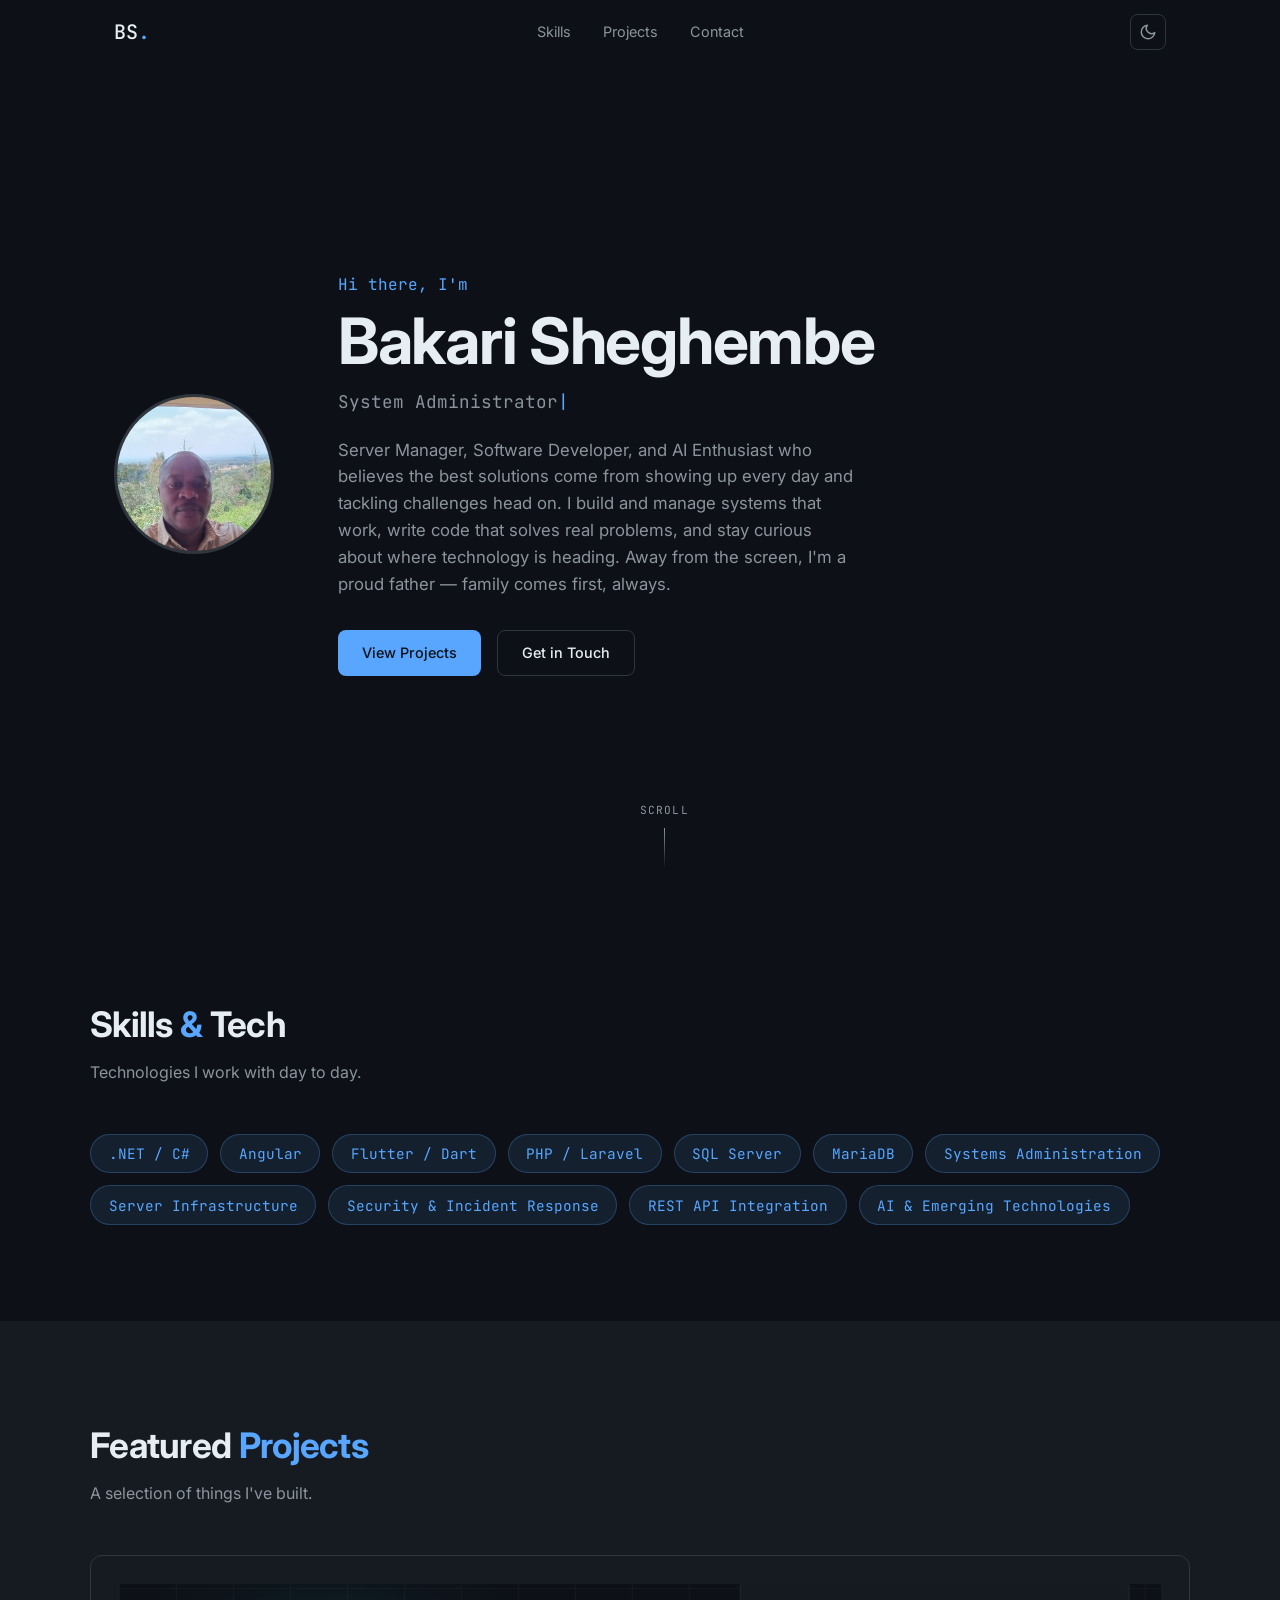
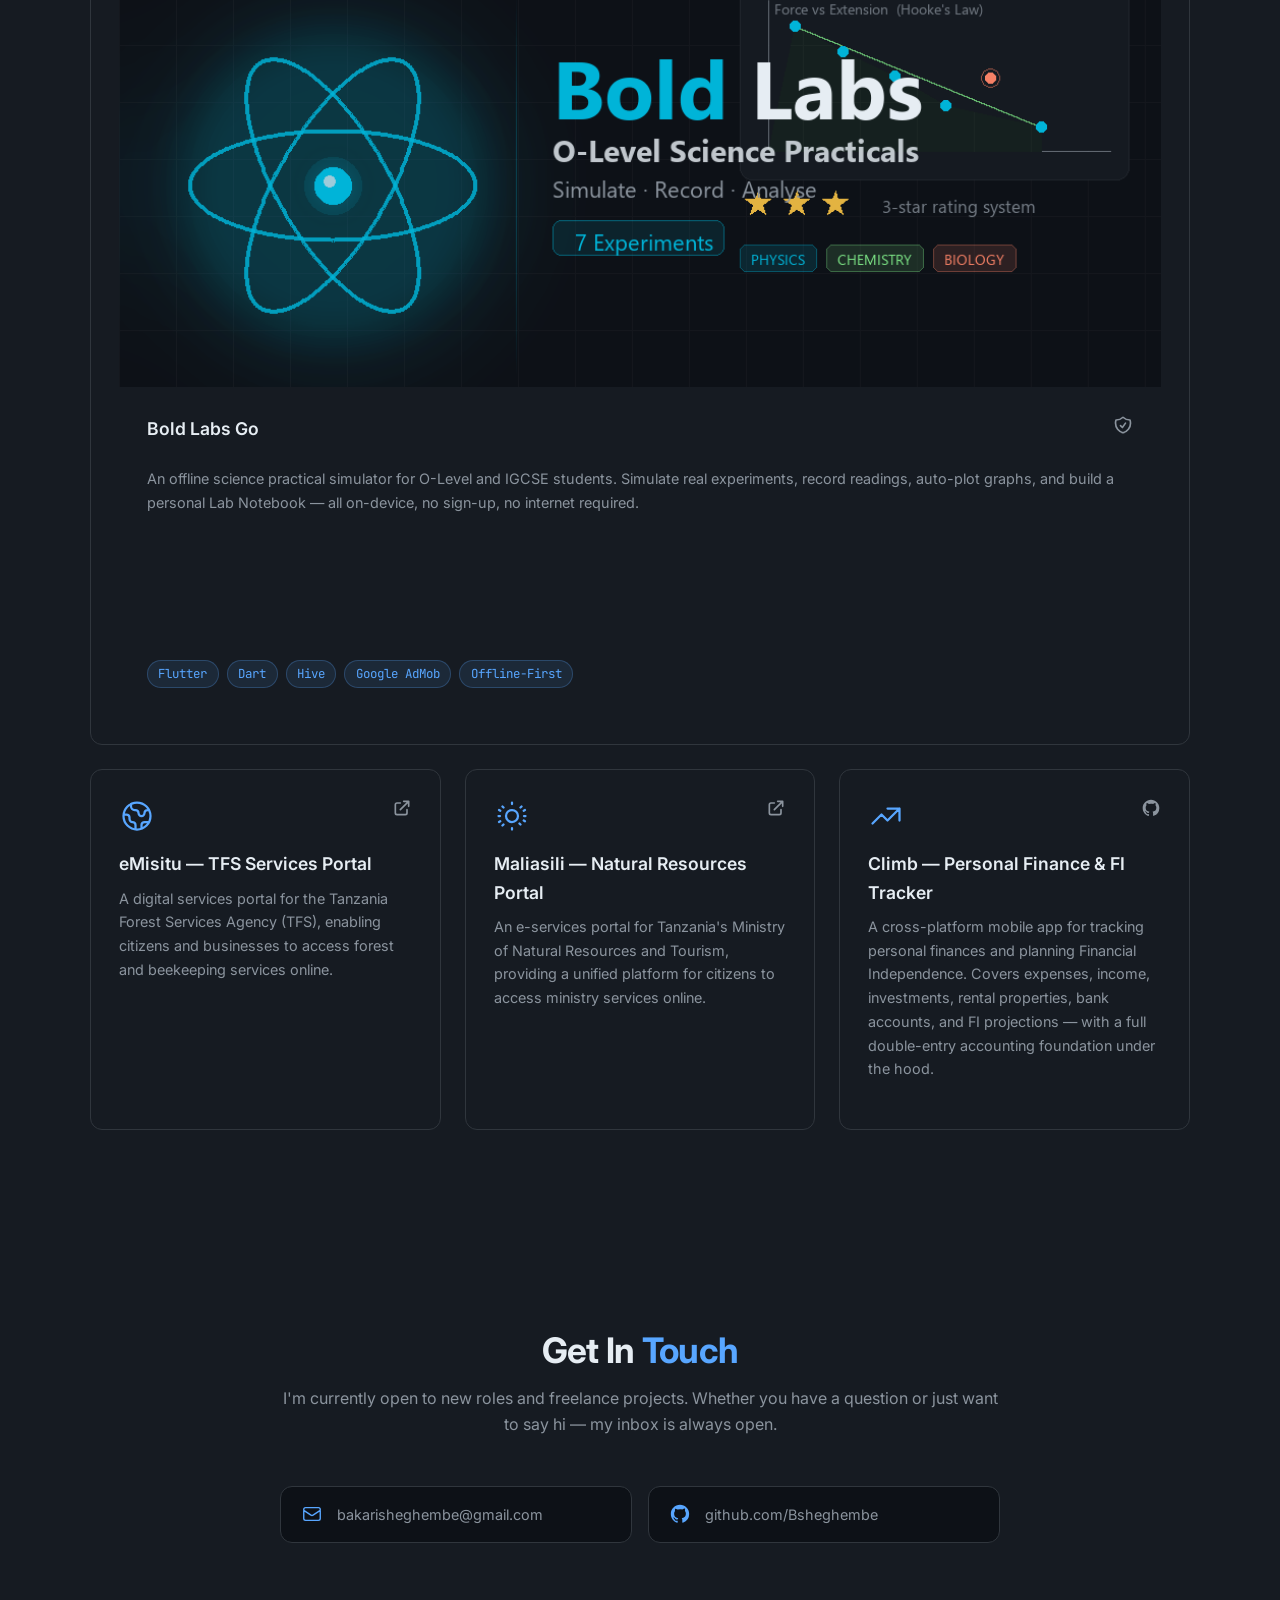
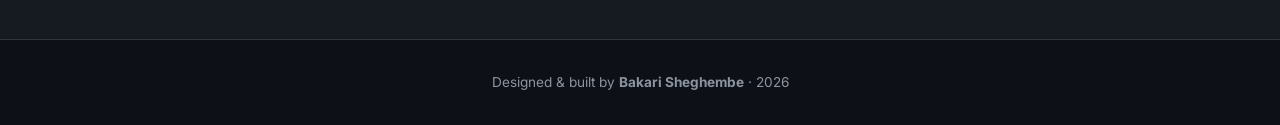
<file: index.html>
<!DOCTYPE html>
<html lang="en">
<head>
  <meta charset="UTF-8" />
  <meta name="viewport" content="width=device-width, initial-scale=1.0" />
  <title>Bakari Sheghembe — System Administrator &amp; Software Developer</title>
  <link rel="stylesheet" href="style.css" />
  <link rel="preconnect" href="https://fonts.googleapis.com" />
  <link href="https://fonts.googleapis.com/css2?family=Inter:wght@300;400;500;600;700&family=JetBrains+Mono:wght@400;500&display=swap" rel="stylesheet" />
</head>
<body>

  <!-- ─── NAV ─────────────────────────────────────────── -->
  <nav class="nav" id="nav">
    <div class="nav-inner">
      <a href="#hero" class="nav-logo">BS<span class="accent">.</span></a>
      <ul class="nav-links">
        <li><a href="#skills">Skills</a></li>
        <li><a href="#projects">Projects</a></li>
        <li><a href="#contact">Contact</a></li>
      </ul>
      <div class="nav-controls">
        <button class="theme-toggle" id="themeToggle" aria-label="Toggle theme">
          <!-- moon = dark mode active -->
          <svg class="icon-moon" viewBox="0 0 24 24" fill="none" stroke="currentColor" stroke-width="2"><path stroke-linecap="round" stroke-linejoin="round" d="M21 12.79A9 9 0 1111.21 3 7 7 0 0021 12.79z"/></svg>
          <!-- sun = light mode active -->
          <svg class="icon-sun" viewBox="0 0 24 24" fill="none" stroke="currentColor" stroke-width="2"><circle cx="12" cy="12" r="5"/><path stroke-linecap="round" d="M12 1v2M12 21v2M4.22 4.22l1.42 1.42M18.36 18.36l1.42 1.42M1 12h2M21 12h2M4.22 19.78l1.42-1.42M18.36 5.64l1.42-1.42"/></svg>
        </button>
        <button class="nav-toggle" id="navToggle" aria-label="Toggle menu">
          <span></span><span></span><span></span>
        </button>
      </div>
    </div>
  </nav>

  <!-- ─── HERO ─────────────────────────────────────────── -->
  <section class="hero" id="hero">
    <div class="hero-inner">
      <div class="hero-avatar">
        <img src="avatar.jpg" alt="Bakari Sheghembe" id="avatarImg" />
        <div class="avatar-fallback" id="avatarFallback">BS</div>
      </div>
      <div class="hero-content">
        <p class="hero-greeting">Hi there, I'm</p>
        <h1 class="hero-name">Bakari Sheghembe</h1>
        <p class="hero-title">
          <span class="type-cursor" id="typedText"></span>
        </p>
        <p class="hero-bio">
          Server Manager, Software Developer, and AI Enthusiast who believes the best solutions
          come from showing up every day and tackling challenges head on. I build and manage
          systems that work, write code that solves real problems, and stay curious about where
          technology is heading. Away from the screen, I'm a proud father — family comes first, always.
        </p>
        <div class="hero-cta">
          <a href="#projects" class="btn btn-primary">View Projects</a>
          <a href="#contact" class="btn btn-outline">Get in Touch</a>
        </div>
      </div>
    </div>
    <div class="hero-scroll-hint">
      <span>scroll</span>
      <div class="scroll-line"></div>
    </div>
  </section>

  <!-- ─── SKILLS ────────────────────────────────────────── -->
  <section class="section" id="skills">
    <div class="container">
      <h2 class="section-title">Skills <span class="accent">&amp;</span> Tech</h2>
      <p class="section-sub">Technologies I work with day to day.</p>

      <div class="skill-tags skills-core">
        <span class="tag">.NET / C#</span>
        <span class="tag">Angular</span>
        <span class="tag">Flutter / Dart</span>
        <span class="tag">PHP / Laravel</span>
        <span class="tag">SQL Server</span>
        <span class="tag">MariaDB</span>
        <span class="tag">Systems Administration</span>
        <span class="tag">Server Infrastructure</span>
        <span class="tag">Security &amp; Incident Response</span>
        <span class="tag">REST API Integration</span>
        <span class="tag">AI &amp; Emerging Technologies</span>
      </div>
    </div>
  </section>

  <!-- ─── PROJECTS ──────────────────────────────────────── -->
  <section class="section section-alt" id="projects">
    <div class="container">
      <h2 class="section-title">Featured <span class="accent">Projects</span></h2>
      <p class="section-sub">A selection of things I've built.</p>

      <div class="projects-grid">

        <!-- Bold Labs Go — featured full-width card -->
        <article class="project-card project-card-featured">
          <div class="project-featured-banner">
            <img src="feature_graphic.png" alt="Bold Labs Go — Science Practicals. Simplified." />
          </div>
          <div class="project-featured-body">
            <div class="project-card-header">
              <h3 class="project-title">Bold Labs Go</h3>
              <div class="project-links">
                <a href="privacy_policy.html" title="Privacy Policy" class="icon-link">
                  <svg viewBox="0 0 24 24" fill="none" stroke="currentColor" stroke-width="2"><path stroke-linecap="round" stroke-linejoin="round" d="M9 12.75L11.25 15 15 9.75m-3-7.036A11.959 11.959 0 013.598 6 11.99 11.99 0 003 9.749c0 5.592 3.824 10.29 9 11.623 5.176-1.332 9-6.03 9-11.622 0-1.31-.21-2.571-.598-3.751h-.152c-3.196 0-6.1-1.248-8.25-3.285z"/></svg>
                </a>
              </div>
            </div>
            <p class="project-desc">
              An offline science practical simulator for O-Level and IGCSE students.
              Simulate real experiments, record readings, auto-plot graphs, and build a
              personal Lab Notebook — all on-device, no sign-up, no internet required.
            </p>
            <div class="skill-tags" style="margin-top:1.25rem">
              <span class="tag tag-sm">Flutter</span>
              <span class="tag tag-sm">Dart</span>
              <span class="tag tag-sm">Hive</span>
              <span class="tag tag-sm">Google AdMob</span>
              <span class="tag tag-sm">Offline-First</span>
            </div>
          </div>
        </article>

        <article class="project-card">
          <div class="project-card-header">
            <svg class="project-icon" viewBox="0 0 24 24" fill="none" stroke="currentColor" stroke-width="1.5"><path stroke-linecap="round" stroke-linejoin="round" d="M3.055 11H5a2 2 0 012 2v1a2 2 0 002 2 2 2 0 012 2v2.945M8 3.935V5.5A2.5 2.5 0 0010.5 8h.5a2 2 0 012 2 2 2 0 104 0 2 2 0 012-2h1.064M15 20.488V18a2 2 0 012-2h3.064M21 12a9 9 0 11-18 0 9 9 0 0118 0z"/></svg>
            <div class="project-links">
              <a href="https://emisitu.tfs.go.tz" target="_blank" rel="noopener" title="Live Site" class="icon-link">
                <svg viewBox="0 0 24 24" fill="none" stroke="currentColor" stroke-width="2"><path stroke-linecap="round" stroke-linejoin="round" d="M10 6H6a2 2 0 00-2 2v10a2 2 0 002 2h10a2 2 0 002-2v-4M14 4h6m0 0v6m0-6L10 14"/></svg>
              </a>
            </div>
          </div>
          <h3 class="project-title">eMisitu — TFS Services Portal</h3>
          <p class="project-desc">
            A digital services portal for the Tanzania Forest Services Agency (TFS), enabling
            citizens and businesses to access forest and beekeeping services online.
          </p>
        </article>

        <article class="project-card">
          <div class="project-card-header">
            <svg class="project-icon" viewBox="0 0 24 24" fill="none" stroke="currentColor" stroke-width="1.5"><path stroke-linecap="round" stroke-linejoin="round" d="M12 3v1m0 16v1m8.66-13l-.866.5M4.206 15.5l-.866.5M20.66 15.5l-.866-.5M4.206 8.5l-.866-.5M21 12h-1M4 12H3m15.364-6.364l-.707.707M6.343 17.657l-.707.707M17.657 17.657l-.707-.707M6.343 6.343l-.707-.707"/><circle cx="12" cy="12" r="4"/></svg>
            <div class="project-links">
              <a href="https://portal.maliasili.go.tz" target="_blank" rel="noopener" title="Live Site" class="icon-link">
                <svg viewBox="0 0 24 24" fill="none" stroke="currentColor" stroke-width="2"><path stroke-linecap="round" stroke-linejoin="round" d="M10 6H6a2 2 0 00-2 2v10a2 2 0 002 2h10a2 2 0 002-2v-4M14 4h6m0 0v6m0-6L10 14"/></svg>
              </a>
            </div>
          </div>
          <h3 class="project-title">Maliasili — Natural Resources Portal</h3>
          <p class="project-desc">
            An e-services portal for Tanzania's Ministry of Natural Resources and Tourism,
            providing a unified platform for citizens to access ministry services online.
          </p>
        </article>

        <article class="project-card">
          <div class="project-card-header">
            <svg class="project-icon" viewBox="0 0 24 24" fill="none" stroke="currentColor" stroke-width="1.5"><path stroke-linecap="round" stroke-linejoin="round" d="M13 7h8m0 0v8m0-8l-8 8-4-4-6 6"/></svg>
            <div class="project-links">
              <a href="https://github.com/Bsheghembe" target="_blank" rel="noopener" title="GitHub" class="icon-link">
                <svg viewBox="0 0 24 24" fill="currentColor"><path d="M12 2C6.48 2 2 6.48 2 12c0 4.42 2.87 8.17 6.84 9.49.5.09.68-.22.68-.48l-.01-1.7c-2.78.6-3.37-1.34-3.37-1.34-.45-1.16-1.11-1.47-1.11-1.47-.91-.62.07-.61.07-.61 1 .07 1.53 1.03 1.53 1.03.9 1.52 2.34 1.08 2.91.83.09-.65.35-1.08.63-1.33-2.22-.25-4.56-1.11-4.56-4.94 0-1.09.39-1.98 1.03-2.68-.1-.25-.45-1.27.1-2.64 0 0 .84-.27 2.75 1.02A9.56 9.56 0 0112 6.8c.85.004 1.71.115 2.51.337 1.91-1.29 2.75-1.02 2.75-1.02.55 1.37.2 2.39.1 2.64.64.7 1.03 1.59 1.03 2.68 0 3.84-2.34 4.68-4.57 4.93.36.31.68.92.68 1.85l-.01 2.74c0 .27.18.58.69.48A10.01 10.01 0 0022 12c0-5.52-4.48-10-10-10z"/></svg>
              </a>
            </div>
          </div>
          <h3 class="project-title">Climb — Personal Finance &amp; FI Tracker</h3>
          <p class="project-desc">
            A cross-platform mobile app for tracking personal finances and planning Financial
            Independence. Covers expenses, income, investments, rental properties, bank accounts,
            and FI projections — with a full double-entry accounting foundation under the hood.
          </p>
        </article>

      </div>
    </div>
  </section>


  <!-- ─── CONTACT ───────────────────────────────────────── -->
  <section class="section section-alt" id="contact">
    <div class="container container-narrow">
      <h2 class="section-title">Get In <span class="accent">Touch</span></h2>
      <p class="section-sub">
        I'm currently open to new roles and freelance projects.
        Whether you have a question or just want to say hi — my inbox is always open.
      </p>

      <div class="contact-links">
        <a href="mailto:bakarisheghembe@gmail.com" class="contact-card">
          <svg viewBox="0 0 24 24" fill="none" stroke="currentColor" stroke-width="1.5"><path stroke-linecap="round" stroke-linejoin="round" d="M3 8l7.89 5.26a2 2 0 002.22 0L21 8M5 19h14a2 2 0 002-2V7a2 2 0 00-2-2H5a2 2 0 00-2 2v10a2 2 0 002 2z"/></svg>
          <span>bakarisheghembe@gmail.com</span>
        </a>
        <a href="https://github.com/Bsheghembe" target="_blank" rel="noopener" class="contact-card">
          <svg viewBox="0 0 24 24" fill="currentColor"><path d="M12 2C6.48 2 2 6.48 2 12c0 4.42 2.87 8.17 6.84 9.49.5.09.68-.22.68-.48l-.01-1.7c-2.78.6-3.37-1.34-3.37-1.34-.45-1.16-1.11-1.47-1.11-1.47-.91-.62.07-.61.07-.61 1 .07 1.53 1.03 1.53 1.03.9 1.52 2.34 1.08 2.91.83.09-.65.35-1.08.63-1.33-2.22-.25-4.56-1.11-4.56-4.94 0-1.09.39-1.98 1.03-2.68-.1-.25-.45-1.27.1-2.64 0 0 .84-.27 2.75 1.02A9.56 9.56 0 0112 6.8c.85.004 1.71.115 2.51.337 1.91-1.29 2.75-1.02 2.75-1.02.55 1.37.2 2.39.1 2.64.64.7 1.03 1.59 1.03 2.68 0 3.84-2.34 4.68-4.57 4.93.36.31.68.92.68 1.85l-.01 2.74c0 .27.18.58.69.48A10.01 10.01 0 0022 12c0-5.52-4.48-10-10-10z"/></svg>
          <span>github.com/Bsheghembe</span>
        </a>
      </div>
    </div>
  </section>

  <!-- ─── FOOTER ────────────────────────────────────────── -->
  <footer class="footer">
    <p>Designed &amp; built by <strong>Bakari Sheghembe</strong> · <span id="year"></span></p>
  </footer>

  <script src="script.js"></script>
</body>
</html>
</file>
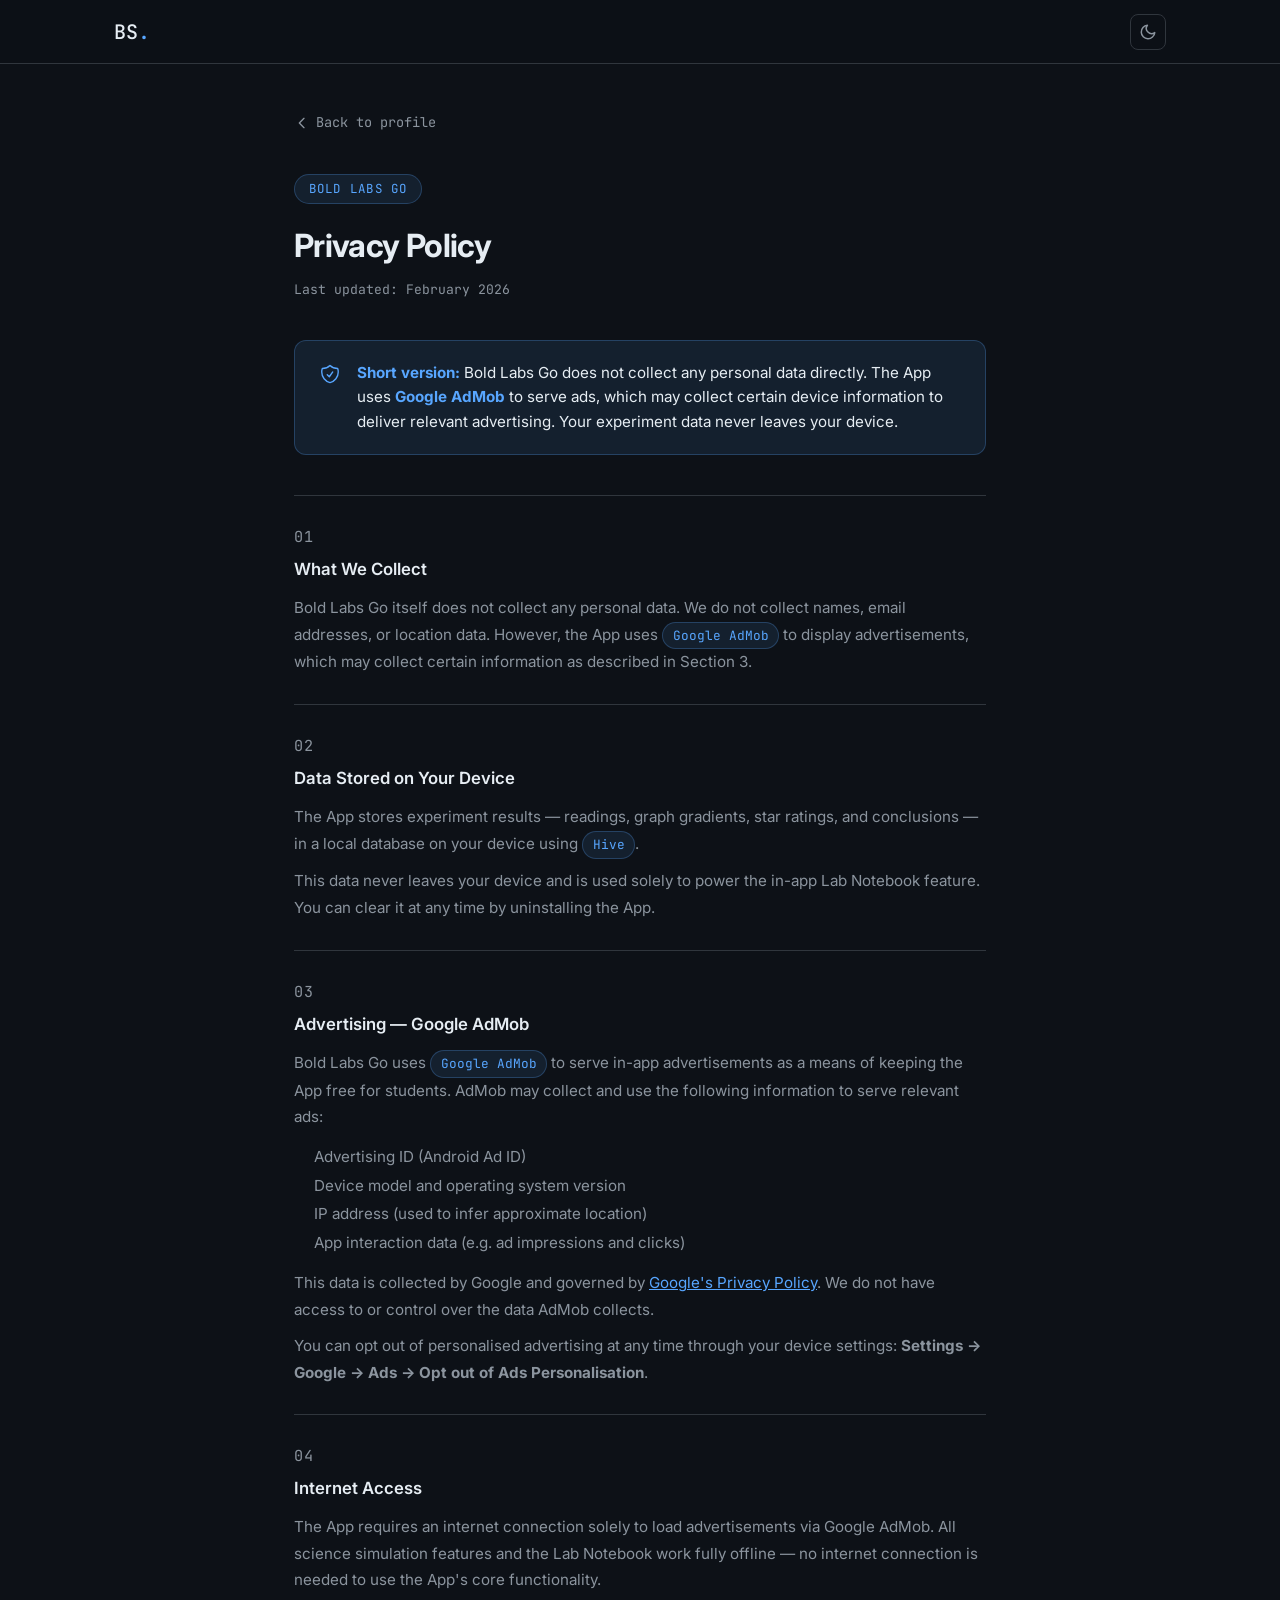
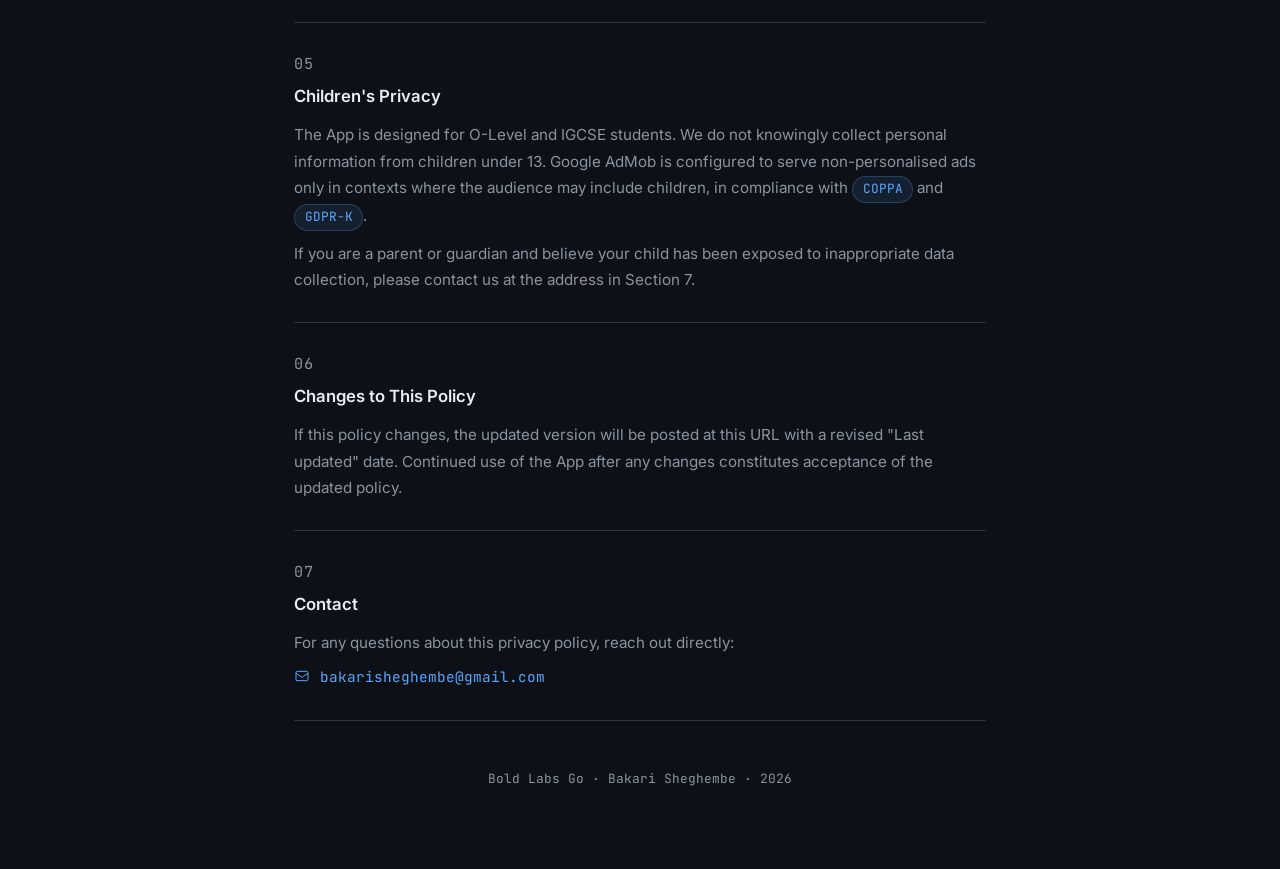
<file: privacy_policy.html>
<!DOCTYPE html>
<html lang="en">
<head>
  <meta charset="UTF-8" />
  <meta name="viewport" content="width=device-width, initial-scale=1.0" />
  <title>Bold Labs Go — Privacy Policy</title>
  <link rel="stylesheet" href="style.css" />
  <link rel="preconnect" href="https://fonts.googleapis.com" />
  <link href="https://fonts.googleapis.com/css2?family=Inter:wght@300;400;500;600;700&family=JetBrains+Mono:wght@400;500&display=swap" rel="stylesheet" />
  <style>
    /* ─── PRIVACY PAGE LAYOUT ───────────────────────────── */
    .pp-wrap {
      max-width: 740px;
      margin: 0 auto;
      padding: calc(var(--nav-h) + 3rem) 1.5rem 5rem;
    }

    /* back link */
    .pp-back {
      display: inline-flex;
      align-items: center;
      gap: 0.4rem;
      font-size: 0.85rem;
      font-family: var(--mono);
      color: var(--muted);
      margin-bottom: 2.5rem;
      transition: color 0.2s;
    }
    .pp-back:hover { color: var(--accent); }
    .pp-back svg { width: 16px; height: 16px; }

    /* header */
    .pp-header { margin-bottom: 2.5rem; }
    .pp-app-label {
      display: inline-block;
      font-family: var(--mono);
      font-size: 0.78rem;
      text-transform: uppercase;
      letter-spacing: 0.1em;
      color: var(--accent);
      background: var(--tag-bg);
      border: 1px solid var(--tag-border);
      border-radius: 20px;
      padding: 0.25rem 0.85rem;
      margin-bottom: 1rem;
    }
    .pp-title {
      font-size: clamp(1.6rem, 4vw, 2rem);
      font-weight: 700;
      letter-spacing: -0.02em;
      margin-bottom: 0.5rem;
    }
    .pp-date {
      font-family: var(--mono);
      font-size: 0.82rem;
      color: var(--muted);
    }

    /* summary banner */
    .pp-summary {
      background: var(--tag-bg);
      border: 1px solid var(--tag-border);
      border-radius: var(--radius-lg);
      padding: 1.25rem 1.5rem;
      margin-bottom: 2.5rem;
      display: flex;
      gap: 1rem;
      align-items: flex-start;
    }
    .pp-summary svg { width: 22px; height: 22px; color: var(--accent); flex-shrink: 0; margin-top: 2px; }
    .pp-summary p { font-size: 0.95rem; color: var(--text); line-height: 1.6; }
    .pp-summary strong { color: var(--accent); }

    /* sections */
    .pp-section {
      border-top: 1px solid var(--border);
      padding: 1.75rem 0;
    }
    .pp-section:last-of-type { border-bottom: 1px solid var(--border); }
    .pp-section-num {
      font-family: var(--mono);
      font-size: 0.75rem;
      color: var(--accent);
      letter-spacing: 0.08em;
      margin-bottom: 0.35rem;
    }
    .pp-section h2 {
      font-size: 1.05rem;
      font-weight: 600;
      margin-bottom: 0.75rem;
    }
    .pp-section p {
      color: var(--muted);
      font-size: 0.95rem;
      line-height: 1.75;
    }
    .pp-section p + p { margin-top: 0.6rem; }

    /* highlight pill inside text */
    .pill {
      display: inline-block;
      background: var(--tag-bg);
      color: var(--accent);
      border: 1px solid var(--tag-border);
      border-radius: 20px;
      font-family: var(--mono);
      font-size: 0.8rem;
      padding: 0.1rem 0.6rem;
    }

    /* contact card */
    .pp-contact {
      display: inline-flex;
      align-items: center;
      gap: 0.6rem;
      margin-top: 0.5rem;
      color: var(--accent);
      font-family: var(--mono);
      font-size: 0.9rem;
      transition: opacity 0.2s;
    }
    .pp-contact:hover { opacity: 0.75; }
    .pp-contact svg { width: 16px; height: 16px; }

    /* footer note */
    .pp-footer-note {
      text-align: center;
      margin-top: 3rem;
      font-size: 0.8rem;
      color: var(--muted);
      font-family: var(--mono);
    }
  </style>
</head>
<body>

  <!-- ─── NAV ─────────────────────────────────────────── -->
  <nav class="nav scrolled" id="nav">
    <div class="nav-inner">
      <a href="index.html" class="nav-logo">BS<span class="accent">.</span></a>
      <ul class="nav-links"></ul>
      <div class="nav-controls">
        <button class="theme-toggle" id="themeToggle" aria-label="Toggle theme">
          <svg class="icon-moon" viewBox="0 0 24 24" fill="none" stroke="currentColor" stroke-width="2"><path stroke-linecap="round" stroke-linejoin="round" d="M21 12.79A9 9 0 1111.21 3 7 7 0 0021 12.79z"/></svg>
          <svg class="icon-sun"  viewBox="0 0 24 24" fill="none" stroke="currentColor" stroke-width="2"><circle cx="12" cy="12" r="5"/><path stroke-linecap="round" d="M12 1v2M12 21v2M4.22 4.22l1.42 1.42M18.36 18.36l1.42 1.42M1 12h2M21 12h2M4.22 19.78l1.42-1.42M18.36 5.64l1.42-1.42"/></svg>
        </button>
      </div>
    </div>
  </nav>

  <!-- ─── CONTENT ──────────────────────────────────────── -->
  <main class="pp-wrap">

    <a href="index.html" class="pp-back">
      <svg viewBox="0 0 24 24" fill="none" stroke="currentColor" stroke-width="2"><path stroke-linecap="round" stroke-linejoin="round" d="M15 19l-7-7 7-7"/></svg>
      Back to profile
    </a>

    <header class="pp-header">
      <span class="pp-app-label">Bold Labs Go</span>
      <h1 class="pp-title">Privacy Policy</h1>
      <p class="pp-date">Last updated: February 2026</p>
    </header>

    <!-- TL;DR banner -->
    <div class="pp-summary">
      <svg viewBox="0 0 24 24" fill="none" stroke="currentColor" stroke-width="1.5"><path stroke-linecap="round" stroke-linejoin="round" d="M9 12.75L11.25 15 15 9.75m-3-7.036A11.959 11.959 0 013.598 6 11.99 11.99 0 003 9.749c0 5.592 3.824 10.29 9 11.623 5.176-1.332 9-6.03 9-11.622 0-1.31-.21-2.571-.598-3.751h-.152c-3.196 0-6.1-1.248-8.25-3.285z"/></svg>
      <p><strong>Short version:</strong> Bold Labs Go does not collect any personal data directly. The App uses <strong>Google AdMob</strong> to serve ads, which may collect certain device information to deliver relevant advertising. Your experiment data never leaves your device.</p>
    </div>

    <!-- Sections -->
    <div class="pp-section">
      <p class="pp-section-num">01</p>
      <h2>What We Collect</h2>
      <p>
        Bold Labs Go itself does not collect any personal data. We do not collect names,
        email addresses, or location data. However, the App uses
        <span class="pill">Google AdMob</span> to display advertisements, which may
        collect certain information as described in Section 3.
      </p>
    </div>

    <div class="pp-section">
      <p class="pp-section-num">02</p>
      <h2>Data Stored on Your Device</h2>
      <p>
        The App stores experiment results — readings, graph gradients, star ratings,
        and conclusions — in a local database on your device using <span class="pill">Hive</span>.
      </p>
      <p>
        This data never leaves your device and is used solely to power the
        in-app Lab Notebook feature. You can clear it at any time by uninstalling the App.
      </p>
    </div>

    <div class="pp-section">
      <p class="pp-section-num">03</p>
      <h2>Advertising — Google AdMob</h2>
      <p>
        Bold Labs Go uses <span class="pill">Google AdMob</span> to serve in-app advertisements
        as a means of keeping the App free for students. AdMob may collect and use the
        following information to serve relevant ads:
      </p>
      <ul style="margin: 0.75rem 0 0.75rem 1.25rem; color: var(--muted); font-size: 0.95rem; line-height: 1.9;">
        <li>Advertising ID (Android Ad ID)</li>
        <li>Device model and operating system version</li>
        <li>IP address (used to infer approximate location)</li>
        <li>App interaction data (e.g. ad impressions and clicks)</li>
      </ul>
      <p>
        This data is collected by Google and governed by
        <a href="https://policies.google.com/privacy" target="_blank" rel="noopener"
           style="color: var(--accent); text-decoration: underline;">Google's Privacy Policy</a>.
        We do not have access to or control over the data AdMob collects.
      </p>
      <p>
        You can opt out of personalised advertising at any time through your device settings:
        <strong>Settings → Google → Ads → Opt out of Ads Personalisation</strong>.
      </p>
    </div>

    <div class="pp-section">
      <p class="pp-section-num">04</p>
      <h2>Internet Access</h2>
      <p>
        The App requires an internet connection solely to load advertisements via Google AdMob.
        All science simulation features and the Lab Notebook work fully offline —
        no internet connection is needed to use the App's core functionality.
      </p>
    </div>

    <div class="pp-section">
      <p class="pp-section-num">05</p>
      <h2>Children's Privacy</h2>
      <p>
        The App is designed for O-Level and IGCSE students. We do not knowingly collect
        personal information from children under 13. Google AdMob is configured to serve
        non-personalised ads only in contexts where the audience may include children,
        in compliance with <span class="pill">COPPA</span> and <span class="pill">GDPR-K</span>.
      </p>
      <p>
        If you are a parent or guardian and believe your child has been exposed to
        inappropriate data collection, please contact us at the address in Section 7.
      </p>
    </div>

    <div class="pp-section">
      <p class="pp-section-num">06</p>
      <h2>Changes to This Policy</h2>
      <p>
        If this policy changes, the updated version will be posted at this URL with
        a revised "Last updated" date. Continued use of the App after any changes
        constitutes acceptance of the updated policy.
      </p>
    </div>

    <div class="pp-section">
      <p class="pp-section-num">07</p>
      <h2>Contact</h2>
      <p>For any questions about this privacy policy, reach out directly:</p>
      <a href="mailto:bakarisheghembe@gmail.com" class="pp-contact">
        <svg viewBox="0 0 24 24" fill="none" stroke="currentColor" stroke-width="1.5"><path stroke-linecap="round" stroke-linejoin="round" d="M3 8l7.89 5.26a2 2 0 002.22 0L21 8M5 19h14a2 2 0 002-2V7a2 2 0 00-2-2H5a2 2 0 00-2 2v10a2 2 0 002 2z"/></svg>
        bakarisheghembe@gmail.com
      </a>
    </div>

    <p class="pp-footer-note">
      Bold Labs Go · Bakari Sheghembe · <span id="year"></span>
    </p>

  </main>

  <script>
    // Theme toggle
    const themeToggle = document.getElementById('themeToggle');
    const root = document.documentElement;
    const saved = localStorage.getItem('theme') || 'dark';
    root.setAttribute('data-theme', saved);
    themeToggle.addEventListener('click', () => {
      const next = root.getAttribute('data-theme') === 'dark' ? 'light' : 'dark';
      root.setAttribute('data-theme', next);
      localStorage.setItem('theme', next);
    });

    // Year
    document.getElementById('year').textContent = new Date().getFullYear();
  </script>

</body>
</html>
</file>
<file: style.css>
/* ─── TOKENS ─────────────────────────────────────────────── */
:root {
  --bg:             #0d1117;
  --bg-alt:         #161b22;
  --border:         #30363d;
  --accent:         #58a6ff;
  --accent-dim:     #1f6feb;
  --text:           #e6edf3;
  --muted:          #8b949e;
  --card-bg:        #161b22;
  --card-hover:     #1c2128;
  --nav-scrolled-bg:rgba(13,17,23,.85);
  --tag-bg:         rgba(88,166,255,.1);
  --tag-border:     rgba(88,166,255,.25);
  --tag-bg-hover:   rgba(88,166,255,.2);

  --radius: 8px;
  --radius-lg: 12px;
  --font: 'Inter', system-ui, sans-serif;
  --mono: 'JetBrains Mono', 'Fira Code', monospace;

  --nav-h: 64px;
  --section-gap: 6rem;
  --container-w: 1100px;
  --narrow-w: 720px;
}

/* ─── LIGHT THEME ────────────────────────────────────────── */
[data-theme="light"] {
  --bg:             #ffffff;
  --bg-alt:         #f6f8fa;
  --border:         #d0d7de;
  --accent:         #0969da;
  --accent-dim:     #0550ae;
  --text:           #1f2328;
  --muted:          #57606a;
  --card-bg:        #ffffff;
  --card-hover:     #f6f8fa;
  --nav-scrolled-bg:rgba(255,255,255,.90);
  --tag-bg:         rgba(9,105,218,.08);
  --tag-border:     rgba(9,105,218,.25);
  --tag-bg-hover:   rgba(9,105,218,.15);
}

/* ─── THEME TRANSITION ───────────────────────────────────── */
body, .nav, .project-card, .timeline-card, .contact-card, .tag {
  transition: background-color 0.25s ease, border-color 0.25s ease, color 0.25s ease;
}

/* ─── RESET ──────────────────────────────────────────────── */
*, *::before, *::after { box-sizing: border-box; margin: 0; padding: 0; }
html { scroll-behavior: smooth; }
body {
  font-family: var(--font);
  background: var(--bg);
  color: var(--text);
  line-height: 1.6;
  -webkit-font-smoothing: antialiased;
}
a { color: inherit; text-decoration: none; }
img { display: block; max-width: 100%; }
ul { list-style: none; }

/* ─── SCROLLBAR ──────────────────────────────────────────── */
::-webkit-scrollbar { width: 6px; }
::-webkit-scrollbar-track { background: var(--bg); }
::-webkit-scrollbar-thumb { background: var(--border); border-radius: 3px; }

/* ─── NAV ────────────────────────────────────────────────── */
.nav {
  position: fixed;
  top: 0; left: 0; right: 0;
  z-index: 100;
  height: var(--nav-h);
  border-bottom: 1px solid transparent;
  transition: background 0.3s, border-color 0.3s, backdrop-filter 0.3s;
}
.nav.scrolled {
  background: var(--nav-scrolled-bg);
  backdrop-filter: blur(12px);
  border-color: var(--border);
}
.nav-inner {
  max-width: var(--container-w);
  margin: 0 auto;
  padding: 0 1.5rem;
  height: 100%;
  display: flex;
  align-items: center;
  justify-content: space-between;
}
.nav-logo {
  font-family: var(--mono);
  font-size: 1.25rem;
  font-weight: 500;
  color: var(--text);
}
.nav-links {
  display: flex;
  gap: 2rem;
}
.nav-links a {
  font-size: 0.9rem;
  color: var(--muted);
  transition: color 0.2s;
}
.nav-links a:hover { color: var(--accent); }

.nav-controls {
  display: flex;
  align-items: center;
  gap: 0.5rem;
}
.nav-toggle {
  display: none;
  flex-direction: column;
  gap: 5px;
  background: none;
  border: none;
  cursor: pointer;
  padding: 4px;
}
.nav-toggle span {
  display: block;
  width: 22px;
  height: 2px;
  background: var(--text);
  border-radius: 2px;
  transition: transform 0.3s, opacity 0.3s;
}
.theme-toggle {
  display: flex;
  align-items: center;
  justify-content: center;
  width: 36px;
  height: 36px;
  border-radius: var(--radius);
  border: 1px solid var(--border);
  background: none;
  color: var(--muted);
  cursor: pointer;
  transition: color 0.2s, border-color 0.2s, background 0.2s;
  flex-shrink: 0;
}
.theme-toggle:hover { color: var(--accent); border-color: var(--accent); }
.theme-toggle svg { width: 18px; height: 18px; }
.theme-toggle .icon-sun  { display: none; }
.theme-toggle .icon-moon { display: block; }
[data-theme="light"] .theme-toggle .icon-sun  { display: block; }
[data-theme="light"] .theme-toggle .icon-moon { display: none; }

/* ─── HERO ───────────────────────────────────────────────── */
.hero {
  min-height: 100vh;
  display: flex;
  flex-direction: column;
  justify-content: center;
  padding: calc(var(--nav-h) + 3rem) 1.5rem 4rem;
  max-width: var(--container-w);
  margin: 0 auto;
  position: relative;
}
.hero-inner {
  display: flex;
  align-items: center;
  gap: 4rem;
}
.hero-avatar {
  flex-shrink: 0;
  position: relative;
}
.hero-avatar img,
.avatar-fallback {
  width: 160px;
  height: 160px;
  border-radius: 50%;
  border: 3px solid var(--border);
  flex-shrink: 0;
}
.hero-avatar img {
  object-fit: cover;
  display: block;
}
.avatar-fallback {
  display: none;
  align-items: center;
  justify-content: center;
  background: var(--bg-alt);
  font-family: var(--mono);
  font-size: 2rem;
  font-weight: 500;
  color: var(--accent);
}

.hero-greeting {
  font-size: 1rem;
  color: var(--accent);
  font-family: var(--mono);
  margin-bottom: 0.5rem;
}
.hero-name {
  font-size: clamp(2.5rem, 6vw, 4rem);
  font-weight: 700;
  line-height: 1.1;
  letter-spacing: -0.02em;
  margin-bottom: 0.75rem;
}
.hero-title {
  font-family: var(--mono);
  font-size: 1.1rem;
  color: var(--muted);
  min-height: 1.6em;
  margin-bottom: 1.25rem;
}
.type-cursor::after {
  content: '|';
  color: var(--accent);
  animation: blink 1s step-end infinite;
}
@keyframes blink { 0%,100% { opacity: 1 } 50% { opacity: 0 } }

.hero-bio {
  font-size: 1.05rem;
  color: var(--muted);
  max-width: 520px;
  margin-bottom: 2rem;
}
.hero-cta {
  display: flex;
  gap: 1rem;
  flex-wrap: wrap;
}

/* ─── BUTTONS ────────────────────────────────────────────── */
.btn {
  display: inline-flex;
  align-items: center;
  gap: 0.5rem;
  padding: 0.65rem 1.5rem;
  border-radius: var(--radius);
  font-size: 0.9rem;
  font-weight: 500;
  transition: all 0.2s;
  cursor: pointer;
}
.btn-primary {
  background: var(--accent);
  color: #0d1117;
}
.btn-primary:hover { background: #79c0ff; transform: translateY(-1px); }
.btn-outline {
  border: 1px solid var(--border);
  color: var(--text);
}
.btn-outline:hover { border-color: var(--accent); color: var(--accent); transform: translateY(-1px); }

/* ─── SCROLL HINT ────────────────────────────────────────── */
.hero-scroll-hint {
  position: absolute;
  bottom: 2rem;
  left: 50%;
  transform: translateX(-50%);
  display: flex;
  flex-direction: column;
  align-items: center;
  gap: 0.5rem;
  color: var(--muted);
  font-size: 0.7rem;
  font-family: var(--mono);
  letter-spacing: 0.1em;
  text-transform: uppercase;
  animation: fadeInUp 1.5s ease 1s both;
}
.scroll-line {
  width: 1px;
  height: 40px;
  background: linear-gradient(to bottom, var(--muted), transparent);
  animation: scrollDrop 1.5s ease-in-out infinite;
}
@keyframes scrollDrop {
  0% { transform: scaleY(0); transform-origin: top; }
  50% { transform: scaleY(1); transform-origin: top; }
  51% { transform: scaleY(1); transform-origin: bottom; }
  100% { transform: scaleY(0); transform-origin: bottom; }
}

/* ─── ACCENT ─────────────────────────────────────────────── */
.accent { color: var(--accent); }

/* ─── SECTIONS ───────────────────────────────────────────── */
.section { padding: var(--section-gap) 1.5rem; }
.section-alt { background: var(--bg-alt); }
.container { max-width: var(--container-w); margin: 0 auto; }
.container-narrow { max-width: var(--narrow-w); margin: 0 auto; text-align: center; }

.section-title {
  font-size: clamp(1.6rem, 4vw, 2.2rem);
  font-weight: 700;
  letter-spacing: -0.02em;
  margin-bottom: 0.5rem;
}
.section-sub {
  color: var(--muted);
  margin-bottom: 3rem;
}

/* ─── TAGS ───────────────────────────────────────────────── */
.skill-tags { display: flex; flex-wrap: wrap; gap: 0.5rem; }
.tag {
  background: var(--tag-bg);
  color: var(--accent);
  border: 1px solid var(--tag-border);
  border-radius: 20px;
  padding: 0.3rem 0.9rem;
  font-family: var(--mono);
  font-size: 0.85rem;
  transition: background 0.2s, border-color 0.2s;
}
.tag:hover { background: var(--tag-bg-hover); }
.tag-sm { padding: 0.2rem 0.65rem; font-size: 0.78rem; }

/* ─── SKILLS ─────────────────────────────────────────────── */
.skills-core {
  gap: 0.75rem;
}
.skills-core .tag {
  font-size: 0.9rem;
  padding: 0.45rem 1.1rem;
}

/* ─── PROJECTS ───────────────────────────────────────────── */
.projects-grid {
  display: grid;
  grid-template-columns: repeat(auto-fit, minmax(300px, 1fr));
  gap: 1.5rem;
}
.project-card-featured {
  grid-column: 1 / -1;
  flex-direction: row;
  padding: 0;
  overflow: hidden;
}
.project-featured-banner {
  flex: 0 0 55%;
  overflow: hidden;
}
.project-featured-banner img {
  width: 100%;
  height: 100%;
  object-fit: cover;
  display: block;
  transition: transform 0.4s ease;
}
.project-card-featured:hover .project-featured-banner img {
  transform: scale(1.03);
}
.project-featured-body {
  flex: 1;
  padding: 1.75rem;
  display: flex;
  flex-direction: column;
  justify-content: center;
}
@media (max-width: 680px) {
  .project-card-featured { flex-direction: column; }
  .project-featured-banner { flex: none; height: 180px; }
}
.project-card {
  background: var(--card-bg);
  border: 1px solid var(--border);
  border-radius: var(--radius-lg);
  padding: 1.75rem;
  display: flex;
  flex-direction: column;
  transition: transform 0.2s, border-color 0.2s, box-shadow 0.2s;
}
.project-card:hover {
  transform: translateY(-4px);
  border-color: var(--accent-dim);
  box-shadow: 0 8px 30px rgba(88,166,255,.08);
}
.project-card-header {
  display: flex;
  justify-content: space-between;
  align-items: flex-start;
  margin-bottom: 1rem;
}
.project-icon {
  width: 36px;
  height: 36px;
  color: var(--accent);
}
.project-links {
  display: flex;
  gap: 0.75rem;
}
.icon-link {
  color: var(--muted);
  transition: color 0.2s;
}
.icon-link svg { width: 20px; height: 20px; }
.icon-link:hover { color: var(--accent); }

.project-title {
  font-size: 1.1rem;
  font-weight: 600;
  margin-bottom: 0.5rem;
}
.project-desc {
  color: var(--muted);
  font-size: 0.9rem;
  line-height: 1.65;
  flex: 1;
  margin-bottom: 1.25rem;
}
.project-tags { margin-top: auto; }

/* ─── TIMELINE ───────────────────────────────────────────── */
.timeline {
  position: relative;
  padding-left: 2rem;
}
.timeline::before {
  content: '';
  position: absolute;
  left: 0; top: 8px; bottom: 8px;
  width: 2px;
  background: linear-gradient(to bottom, var(--accent-dim), transparent);
}
.timeline-item {
  position: relative;
  padding-bottom: 2.5rem;
}
.timeline-item:last-child { padding-bottom: 0; }
.timeline-dot {
  position: absolute;
  left: -2.45rem;
  top: 8px;
  width: 12px;
  height: 12px;
  border-radius: 50%;
  background: var(--accent);
  border: 2px solid var(--bg);
  box-shadow: 0 0 0 3px rgba(88,166,255,.2);
}
.timeline-card {
  background: var(--card-bg);
  border: 1px solid var(--border);
  border-radius: var(--radius-lg);
  padding: 1.5rem;
  transition: border-color 0.2s;
}
.timeline-card:hover { border-color: var(--accent-dim); }
.timeline-meta {
  display: flex;
  justify-content: space-between;
  align-items: center;
  flex-wrap: wrap;
  gap: 0.25rem;
  margin-bottom: 0.5rem;
}
.timeline-date, .timeline-location {
  font-family: var(--mono);
  font-size: 0.78rem;
  color: var(--accent);
}
.timeline-location { color: var(--muted); }
.timeline-role {
  font-size: 1.05rem;
  font-weight: 600;
  margin-bottom: 0.2rem;
}
.timeline-company {
  color: var(--muted);
  font-size: 0.9rem;
  margin-bottom: 0.75rem;
}
.timeline-bullets {
  list-style: none;
  display: flex;
  flex-direction: column;
  gap: 0.4rem;
}
.timeline-bullets li {
  font-size: 0.9rem;
  color: var(--muted);
  padding-left: 1.1rem;
  position: relative;
}
.timeline-bullets li::before {
  content: '▸';
  position: absolute;
  left: 0;
  color: var(--accent);
}

/* ─── CONTACT ────────────────────────────────────────────── */
.contact-links {
  display: grid;
  grid-template-columns: repeat(auto-fit, minmax(240px, 1fr));
  gap: 1rem;
  margin-top: 2.5rem;
}
.contact-card {
  display: flex;
  align-items: center;
  gap: 0.85rem;
  padding: 1rem 1.25rem;
  background: var(--bg);
  border: 1px solid var(--border);
  border-radius: var(--radius-lg);
  color: var(--muted);
  font-size: 0.9rem;
  transition: all 0.2s;
}
.contact-card svg { width: 22px; height: 22px; flex-shrink: 0; color: var(--accent); }
.contact-card:hover {
  border-color: var(--accent);
  color: var(--text);
  transform: translateY(-2px);
}

/* ─── FOOTER ─────────────────────────────────────────────── */
.footer {
  text-align: center;
  padding: 2rem 1.5rem;
  border-top: 1px solid var(--border);
  color: var(--muted);
  font-size: 0.85rem;
}

/* ─── ANIMATIONS ─────────────────────────────────────────── */
@keyframes fadeInUp {
  from { opacity: 0; transform: translateY(20px); }
  to   { opacity: 1; transform: translateY(0); }
}
.fade-in { opacity: 0; transform: translateY(24px); transition: opacity 0.6s ease, transform 0.6s ease; }
.fade-in.visible { opacity: 1; transform: translateY(0); }

/* ─── RESPONSIVE ─────────────────────────────────────────── */
@media (max-width: 768px) {
  .nav-links { display: none; }
  .nav-links.open {
    display: flex;
    flex-direction: column;
    position: absolute;
    top: var(--nav-h);
    left: 0; right: 0;
    background: var(--bg-alt);
    border-bottom: 1px solid var(--border);
    padding: 1.5rem;
    gap: 1.25rem;
  }
  .nav-toggle { display: flex; }
  .theme-toggle { width: 32px; height: 32px; }

  .hero-inner { flex-direction: column; text-align: center; gap: 2rem; }
  .hero-bio { margin-inline: auto; }
  .hero-cta { justify-content: center; }
  .hero-scroll-hint { display: none; }

  .timeline { padding-left: 1.25rem; }
  .timeline-dot { left: -1.7rem; }

  .contact-links { grid-template-columns: 1fr; }
}
</file>
